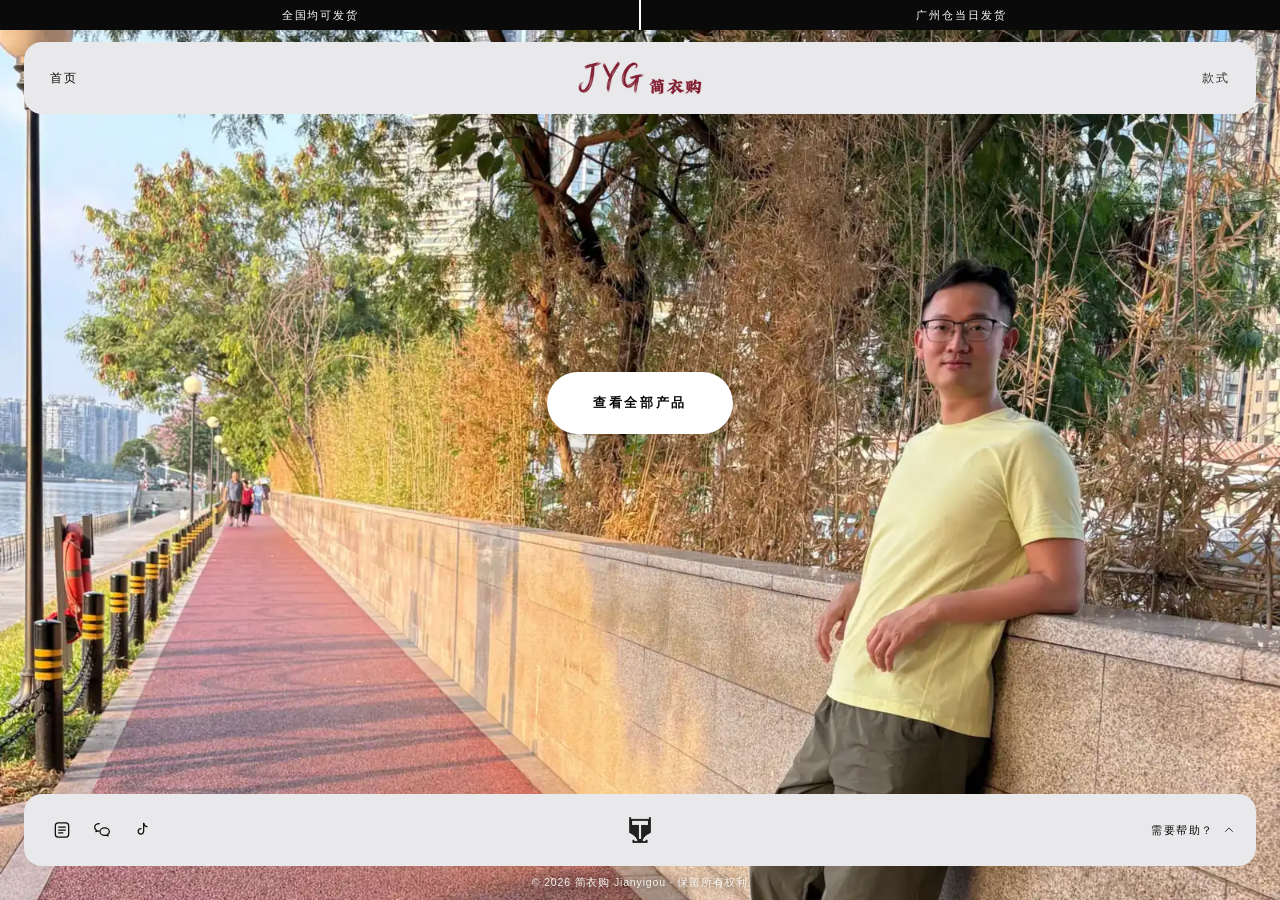
<file: index.html>
﻿<!DOCTYPE html>
<html lang="zh-CN">
  <head>
    <meta charset="utf-8" />
    <meta name="viewport" content="width=device-width, initial-scale=1" />
    <title>简衣购 | 日常穿搭</title>
    <meta
      name="description"
      content="简衣购 Jianyigou，广州时装品牌。全国均可发货，广州仓当日发货。"
    />
    <meta name="theme-color" content="#0a0a0a" />
    <link rel="icon" href="assets/favicon.png" type="image/png" />
    <link rel="apple-touch-icon" href="assets/favicon.png" />
    <link rel="stylesheet" href="assets/site.css?v=9" />

    <meta property="og:type" content="website" />
    <meta property="og:site_name" content="简衣购 Jianyigou" />
    <meta property="og:title" content="简衣购 | 日常穿搭" />
    <meta
      property="og:description"
      content="简衣购 Jianyigou，广州时装品牌。全国均可发货，广州仓当日发货。"
    />
    <meta property="og:image" content="assets/og-cover.jpg" />
    <meta name="twitter:card" content="summary_large_image" />

    <link
      rel="preload"
      as="image"
      href="assets/hero-desktop.webp"
      media="(min-width: 861px)"
    />
    <link
      rel="preload"
      as="image"
      href="assets/hero-mobile.webp"
      media="(max-width: 860px)"
    />

    <script type="application/ld+json">
      {
        "@context": "https://schema.org",
        "@type": "Organization",
        "name": "简衣购",
        "alternateName": "Jianyigou",
        "description": "广州时装品牌，全国均可发货，广州仓当日发货。",
        "sameAs": [
          "https://www.xiaohongshu.com/user/profile/5fe19eaa00000000010099af"
        ]
      }
    </script>
  </head>

  <body class="hero-page">
    <a class="skip" href="#main">跳到主要内容</a>

    <!-- 1. 顶部双格公告 -->
    <div class="notice" role="note" aria-label="站点公告">
      <div class="notice__cell"><span>全国均可发货</span></div>
      <div class="notice__cell"><span>广州仓当日发货</span></div>
    </div>

    <!-- 2. 悬浮胶囊导航 -->
    <header class="site-header">
      <nav class="nav nav--left" aria-label="主导航">
        <a href="index.html" aria-current="page">首页</a>
      </nav>

      <a class="brand" href="index.html" aria-label="简衣购 首页"><img src="assets/logo-header.png" alt="JYG 简衣购" width="182" height="50" decoding="async" /></a>

      <nav class="nav nav--right" aria-label="产品导航">
        <a href="catalog.html">款式</a>
      </nav>
    </header>

    <!-- 3. 满屏 Hero -->
    <main id="main">
      <section class="hero" aria-label="品牌主视觉">
        <h1 class="sr-only">简衣购 — 广州时装</h1>
        <picture class="hero__media">
          <source
            media="(max-width: 860px)"
            srcset="assets/hero-mobile.webp"
            type="image/webp"
          />
          <img
            src="assets/hero-desktop.webp"
            alt="简衣购造型：浅黄色短袖上衣搭配橄榄色工装裤，广州江畔实景"
            width="1600"
            height="1200"
            fetchpriority="high"
            decoding="async"
          />
        </picture>

        <div class="hero__inner">
          <a class="hero__cta" href="catalog.html">查看全部产品</a>
        </div>
      </section>
    </main>

    <!-- 4. 悬浮胶囊页脚 -->
    <footer class="site-footer">
      <div class="footer__bar">
        <div class="socials">
          <a
            class="social"
            href="https://www.xiaohongshu.com/user/profile/5fe19eaa00000000010099af?xsec_token=ABdmPqna0uQbcp-EY29szAEwPRD31u1XGaWKKejBbGXHE%3D&amp;xsec_source=pc_search"
            target="_blank"
            rel="noopener noreferrer"
            aria-label="简衣购 小红书主页"
            title="小红书"
          >
            <svg viewBox="0 0 24 24" fill="none" stroke="currentColor" stroke-width="1.5" stroke-linecap="round" stroke-linejoin="round" aria-hidden="true">
              <rect x="4" y="3.5" width="16" height="17" rx="3.5" />
              <path d="M8 8.5h8M8 12h8M8 15.5h5" />
            </svg>
          </a>

          <a
            class="social"
            href="https://weixin.qq.com/sph/AZYeRLX09"
            target="_blank"
            rel="noopener noreferrer"
            aria-label="简衣购 微信视频号"
            title="微信视频号"
          >
            <svg viewBox="0 0 24 24" fill="none" stroke="currentColor" stroke-width="1.5" stroke-linecap="round" stroke-linejoin="round" aria-hidden="true">
              <path d="M8.8 4.2C5.7 4.2 3.2 6.2 3.2 8.7c0 1.4.8 2.7 2 3.5l-.5 1.8 2-1c.6.2 1.3.3 2 .3" />
              <path d="M15.2 9.4c3.1 0 5.6 2 5.6 4.5 0 1.4-.8 2.7-2 3.5l.5 1.8-2-1c-.6.2-1.3.3-2.1.3-3.1 0-5.6-2-5.6-4.6s2.5-4.5 5.6-4.5z" />
            </svg>
          </a>

          <a
            class="social"
            href="https://www.douyin.com/user/MS4wLjABAAAA7yvzwNQ1ZXdCSwwrTu3CkUqQWHUsR6KmaF4YsTpRo9_riacUnJFEKCS1U-qI0uDf?from_tab_name=main"
            target="_blank"
            rel="noopener noreferrer"
            aria-label="简衣购 抖音主页"
            title="抖音"
          >
            <svg viewBox="0 0 24 24" fill="none" stroke="currentColor" stroke-width="1.5" stroke-linecap="round" stroke-linejoin="round" aria-hidden="true">
              <path d="M14 4v9.6a3.3 3.3 0 1 1-3.1-3.3" />
              <path d="M14 4c.4 2.2 1.9 3.7 4 4" />
            </svg>
          </a>
        </div>

        <a class="monogram" href="index.html" aria-label="简衣购 首页"><img src="assets/logo-mark.png" alt="简衣购" width="78" height="92" decoding="async" /></a>

        <details class="help">
          <summary>
            需要帮助？
            <svg class="help__chevron" viewBox="0 0 24 24" fill="none" stroke="currentColor" stroke-width="1.4" stroke-linecap="round" stroke-linejoin="round" aria-hidden="true">
              <path d="M6 14.5 12 8.5l6 6" />
            </svg>
          </summary>
          <div class="help__panel">
            <a
              class="help__row"
              href="https://www.xiaohongshu.com/user/profile/5fe19eaa00000000010099af?xsec_token=ABdmPqna0uQbcp-EY29szAEwPRD31u1XGaWKKejBbGXHE%3D&amp;xsec_source=pc_search"
              target="_blank"
              rel="noopener noreferrer"
            >
              小红书
              <em>查看主页</em>
            </a>
            <a class="help__row" href="https://weixin.qq.com/sph/AZYeRLX09" target="_blank" rel="noopener noreferrer">微信视频号 <em>查看主页</em></a>
            <a class="help__row" href="https://www.douyin.com/user/MS4wLjABAAAA7yvzwNQ1ZXdCSwwrTu3CkUqQWHUsR6KmaF4YsTpRo9_riacUnJFEKCS1U-qI0uDf?from_tab_name=main" target="_blank" rel="noopener noreferrer">抖音 <em>查看主页</em></a>
            <div class="help__row">发货 <em>广州仓当日发货</em></div>

            <div class="help__qr">
              <span>联系客服 · 微信扫码</span>
              <img src="assets/wechat-qr.webp" alt="简衣购微信客服二维码" width="134" height="134" loading="lazy" />
            </div>
          </div>
        </details>
      </div>
    </footer>

    <p class="copyright">© 2026 简衣购 Jianyigou · 保留所有权利</p>
      <script src="assets/site.js" defer></script>
    <script src="assets/cursor.js" defer></script>
  </body>
</html>
</file>
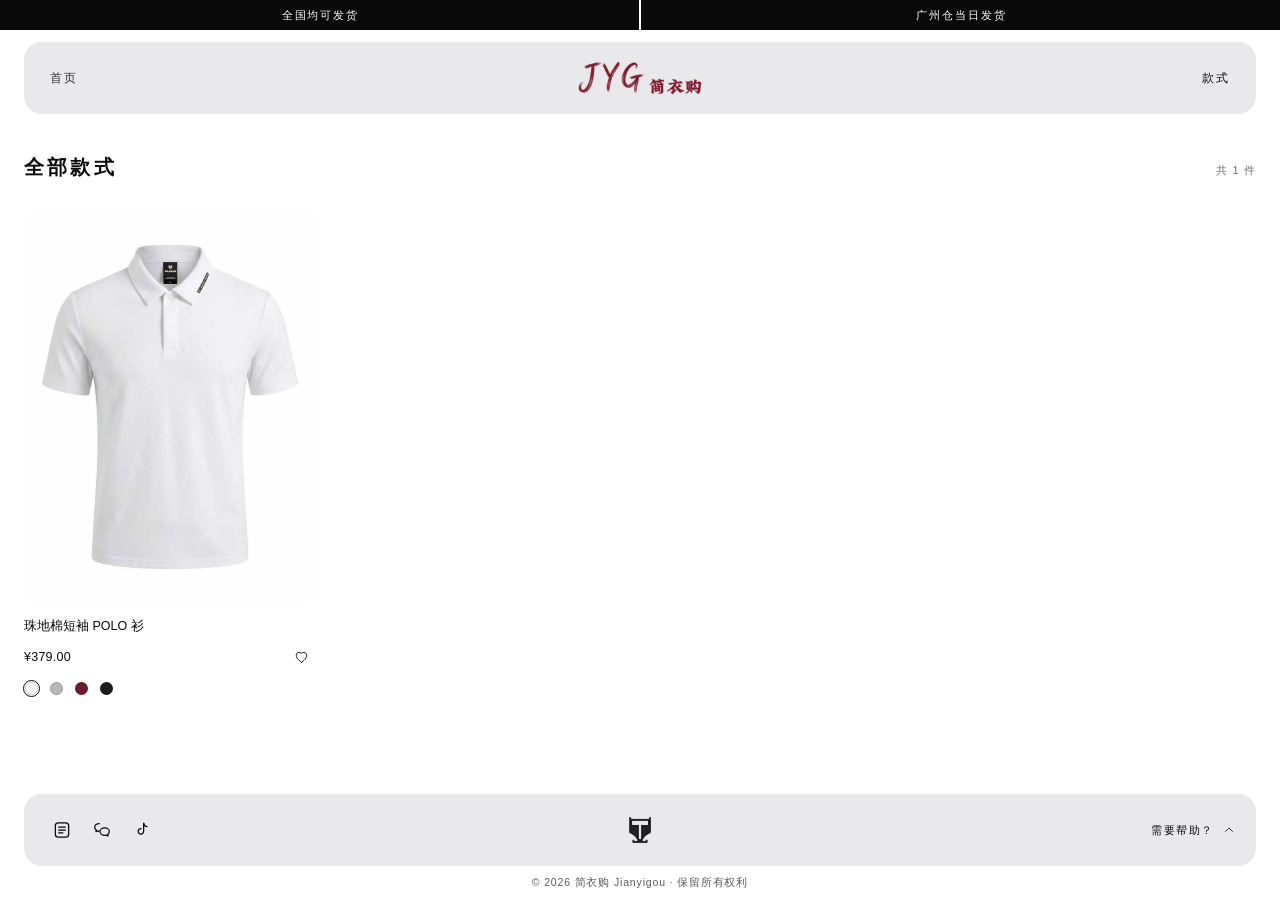
<file: catalog.html>
<!DOCTYPE html>
<html lang="zh-CN">
  <head>
    <meta charset="utf-8" />
    <meta name="viewport" content="width=device-width, initial-scale=1" />
    <title>款式｜简衣购</title>
    <meta name="description" content="简衣购全部款式，广州包邮发货，全国均可送达。" />
    <meta name="theme-color" content="#0a0a0a" />
    <link rel="icon" href="assets/favicon.png" type="image/png" />
    <link rel="apple-touch-icon" href="assets/favicon.png" />
    <link rel="stylesheet" href="assets/site.css?v=9" />
  </head>

  <body>
    <a class="skip" href="#main">跳到主要内容</a>

    <!-- 1. 顶部双格公告 -->
    <div class="notice" role="note" aria-label="站点公告">
      <div class="notice__cell"><span>全国均可发货</span></div>
      <div class="notice__cell"><span>广州仓当日发货</span></div>
    </div>

    <header class="site-header">
      <nav class="nav nav--left" aria-label="主导航">
        <a href="index.html">首页</a>
      </nav>

      <a class="brand" href="index.html" aria-label="简衣购 首页"><img src="assets/logo-header.png" alt="JYG 简衣购" width="182" height="50" decoding="async" /></a>

      <nav class="nav nav--right" aria-label="产品导航">
        <a href="catalog.html" aria-current="page">款式</a>
      </nav>
    </header>

    <main id="main" class="catalog">
      <div class="catalog__head">
        <h1 class="catalog__title">全部款式</h1>
        <p class="catalog__count">共 1 件</p>
      </div>

      <div class="grid">
        <article class="card">
          <a class="card__media" href="product.html" aria-label="珠地棉短袖 POLO 衫">
            <img src="assets/product/polo-white.webp" alt="珠地棉短袖 POLO 衫 白色" width="900" height="1204" loading="lazy" />
          </a>

          <a class="card__name" href="product.html">珠地棉短袖 POLO 衫</a>

          <div class="card__meta">
            <span class="card__price">¥379.00</span>
            <button class="card__fav" type="button" aria-label="收藏珠地棉短袖 POLO 衫" aria-pressed="false">
              <svg viewBox="0 0 24 24" aria-hidden="true" stroke-linecap="round" stroke-linejoin="round">
                <path d="M12 20.2s-7.4-4.7-7.4-9.6A4.2 4.2 0 0 1 12 7.6a4.2 4.2 0 0 1 7.4 3c0 4.9-7.4 9.6-7.4 9.6z" />
              </svg>
            </button>
          </div>
          <div class="card__colors" role="group" aria-label="珠地棉短袖 POLO 衫 可选颜色">
            <button class="dot" type="button" data-img="assets/product/polo-white.webp" data-alt="珠地棉短袖 POLO 衫 白色" style="background:#f7f7f5" aria-label="白" aria-pressed="true"></button>
            <button class="dot" type="button" data-img="assets/product/polo-grey.webp" data-alt="珠地棉短袖 POLO 衫 灰色" style="background:#b7b7b7" aria-label="灰" aria-pressed="false"></button>
            <button class="dot" type="button" data-img="assets/product/polo-wine.webp" data-alt="珠地棉短袖 POLO 衫 酒红" style="background:#6d1b2e" aria-label="酒红" aria-pressed="false"></button>
            <button class="dot" type="button" data-img="assets/product/polo-black.webp" data-alt="珠地棉短袖 POLO 衫 黑色" style="background:#1b1b1b" aria-label="黑" aria-pressed="false"></button>
          </div>
        </article>
      </div>
    </main>

    <footer class="site-footer">
      <div class="footer__bar">
        <div class="socials">
          <a
            class="social"
            href="https://www.xiaohongshu.com/user/profile/5fe19eaa00000000010099af?xsec_token=ABdmPqna0uQbcp-EY29szAEwPRD31u1XGaWKKejBbGXHE%3D&amp;xsec_source=pc_search"
            target="_blank"
            rel="noopener noreferrer"
            aria-label="简衣购 小红书主页"
            title="小红书"
          >
            <svg viewBox="0 0 24 24" fill="none" stroke="currentColor" stroke-width="1.5" stroke-linecap="round" stroke-linejoin="round" aria-hidden="true">
              <rect x="4" y="3.5" width="16" height="17" rx="3.5" />
              <path d="M8 8.5h8M8 12h8M8 15.5h5" />
            </svg>
          </a>

          <a
            class="social"
            href="https://weixin.qq.com/sph/AZYeRLX09"
            target="_blank"
            rel="noopener noreferrer"
            aria-label="简衣购 微信视频号"
            title="微信视频号"
          >
            <svg viewBox="0 0 24 24" fill="none" stroke="currentColor" stroke-width="1.5" stroke-linecap="round" stroke-linejoin="round" aria-hidden="true">
              <path d="M8.8 4.2C5.7 4.2 3.2 6.2 3.2 8.7c0 1.4.8 2.7 2 3.5l-.5 1.8 2-1c.6.2 1.3.3 2 .3" />
              <path d="M15.2 9.4c3.1 0 5.6 2 5.6 4.5 0 1.4-.8 2.7-2 3.5l.5 1.8-2-1c-.6.2-1.3.3-2.1.3-3.1 0-5.6-2-5.6-4.6s2.5-4.5 5.6-4.5z" />
            </svg>
          </a>

          <a
            class="social"
            href="https://www.douyin.com/user/MS4wLjABAAAA7yvzwNQ1ZXdCSwwrTu3CkUqQWHUsR6KmaF4YsTpRo9_riacUnJFEKCS1U-qI0uDf?from_tab_name=main"
            target="_blank"
            rel="noopener noreferrer"
            aria-label="简衣购 抖音主页"
            title="抖音"
          >
            <svg viewBox="0 0 24 24" fill="none" stroke="currentColor" stroke-width="1.5" stroke-linecap="round" stroke-linejoin="round" aria-hidden="true">
              <path d="M14 4v9.6a3.3 3.3 0 1 1-3.1-3.3" />
              <path d="M14 4c.4 2.2 1.9 3.7 4 4" />
            </svg>
          </a>
        </div>

        <a class="monogram" href="index.html" aria-label="简衣购 首页"><img src="assets/logo-mark.png" alt="简衣购" width="78" height="92" decoding="async" /></a>

        <details class="help">
          <summary>
            需要帮助？
            <svg class="help__chevron" viewBox="0 0 24 24" fill="none" stroke="currentColor" stroke-width="1.4" stroke-linecap="round" stroke-linejoin="round" aria-hidden="true">
              <path d="M6 14.5 12 8.5l6 6" />
            </svg>
          </summary>
          <div class="help__panel">
            <a
              class="help__row"
              href="https://www.xiaohongshu.com/user/profile/5fe19eaa00000000010099af?xsec_token=ABdmPqna0uQbcp-EY29szAEwPRD31u1XGaWKKejBbGXHE%3D&amp;xsec_source=pc_search"
              target="_blank"
              rel="noopener noreferrer"
            >
              小红书
              <em>查看主页</em>
            </a>
            <a class="help__row" href="https://weixin.qq.com/sph/AZYeRLX09" target="_blank" rel="noopener noreferrer">
              微信视频号
              <em>查看主页</em>
            </a>
            <a class="help__row" href="https://www.douyin.com/user/MS4wLjABAAAA7yvzwNQ1ZXdCSwwrTu3CkUqQWHUsR6KmaF4YsTpRo9_riacUnJFEKCS1U-qI0uDf?from_tab_name=main" target="_blank" rel="noopener noreferrer">
              抖音
              <em>查看主页</em>
            </a>
            <div class="help__row">发货 <em>广州仓当日发货</em></div>

            <div class="help__qr">
              <span>联系客服 · 微信扫码</span>
              <img src="assets/wechat-qr.webp" alt="简衣购微信客服二维码" width="134" height="134" loading="lazy" />
            </div>
          </div>
        </details>
      </div>
    </footer>

    <p class="copyright">© 2026 简衣购 Jianyigou · 保留所有权利</p>

    <script src="assets/site.js" defer></script>
    <script src="assets/cursor.js" defer></script>
  </body>
</html>
</file>
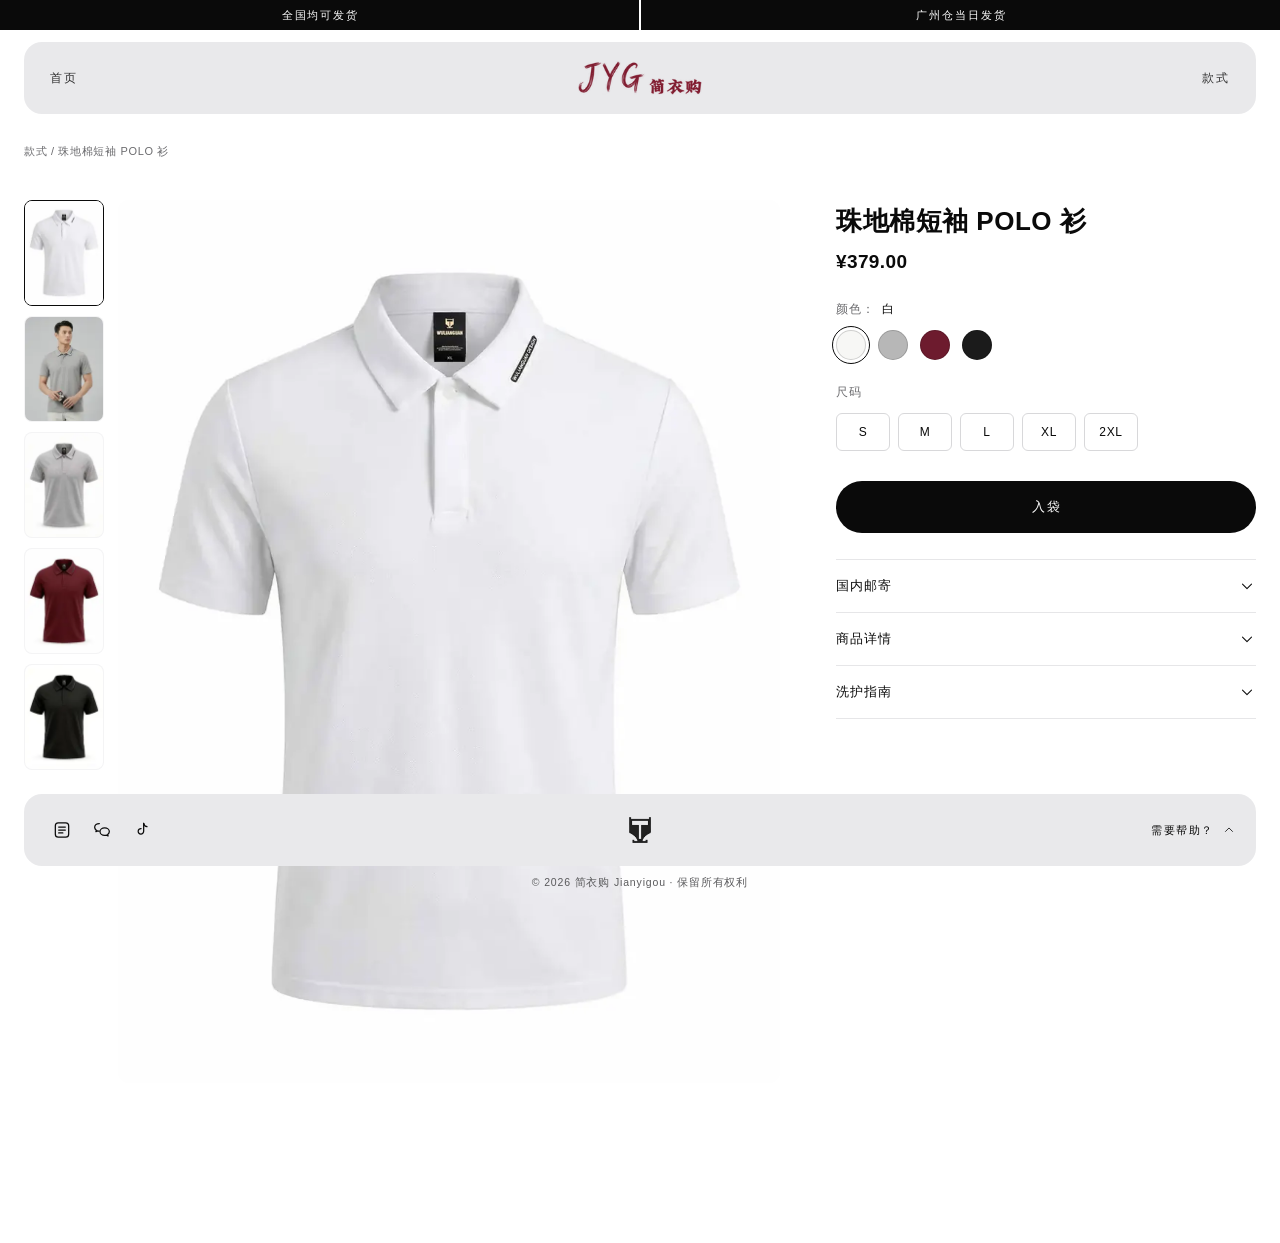
<file: product.html>
<!DOCTYPE html>
<html lang="zh-CN">
  <head>
    <meta charset="utf-8" />
    <meta name="viewport" content="width=device-width, initial-scale=1" />
    <title>珠地棉短袖 POLO 衫｜简衣购</title>
    <meta name="description" content="简衣购珠地棉短袖 POLO 衫，广州包邮发货，全国均可送达，预计配送时效 2-4 日。" />
    <meta name="theme-color" content="#0a0a0a" />
    <link rel="icon" href="assets/favicon.png" type="image/png" />
    <link rel="apple-touch-icon" href="assets/favicon.png" />
    <link rel="stylesheet" href="assets/site.css?v=9" />
  </head>

  <body>
    <a class="skip" href="#main">跳到主要内容</a>

    <!-- 1. 顶部双格公告 -->
    <div class="notice" role="note" aria-label="站点公告">
      <div class="notice__cell"><span>全国均可发货</span></div>
      <div class="notice__cell"><span>广州仓当日发货</span></div>
    </div>

    <header class="site-header">
      <nav class="nav nav--left" aria-label="主导航">
        <a href="index.html">首页</a>
      </nav>

      <a class="brand" href="index.html" aria-label="简衣购 首页"><img src="assets/logo-header.png" alt="JYG 简衣购" width="182" height="50" decoding="async" /></a>

      <nav class="nav nav--right" aria-label="产品导航">
        <a href="catalog.html">款式</a>
      </nav>
    </header>

    <main id="main" class="pdp">
      <p class="pdp__crumb"><a href="catalog.html">款式</a> / 珠地棉短袖 POLO 衫</p>

      <!-- 左：图片 -->
      <div class="pdp__gallery">
        <div class="pdp__thumbs" role="tablist" aria-label="商品图片">
          <button class="pdp__thumb" type="button" role="tab" aria-selected="true" data-img="assets/product/polo-white.webp" data-alt="白色珠地棉短袖 POLO 衫正面">
            <img src="assets/product/t/polo-white.webp" alt="白色款缩略图" width="76" height="101" loading="lazy" />
          </button>
          <button class="pdp__thumb" type="button" role="tab" aria-selected="false" data-img="assets/product/polo-model.webp" data-alt="灰色珠地棉短袖 POLO 衫模特上身">
            <img src="assets/product/t/polo-model.webp" alt="模特上身缩略图" width="76" height="101" loading="lazy" />
          </button>
          <button class="pdp__thumb" type="button" role="tab" aria-selected="false" data-img="assets/product/polo-grey.webp" data-alt="灰色珠地棉短袖 POLO 衫正面">
            <img src="assets/product/t/polo-grey.webp" alt="灰色款缩略图" width="76" height="101" loading="lazy" />
          </button>
          <button class="pdp__thumb" type="button" role="tab" aria-selected="false" data-img="assets/product/polo-wine.webp" data-alt="酒红色珠地棉短袖 POLO 衫正面">
            <img src="assets/product/t/polo-wine.webp" alt="酒红色款缩略图" width="76" height="101" loading="lazy" />
          </button>
          <button class="pdp__thumb" type="button" role="tab" aria-selected="false" data-img="assets/product/polo-black.webp" data-alt="黑色珠地棉短袖 POLO 衫正面">
            <img src="assets/product/t/polo-black.webp" alt="黑色款缩略图" width="76" height="101" loading="lazy" />
          </button>
        </div>

        <div class="pdp__stage">
          <img id="pdp-main" fetchpriority="high" decoding="async" src="assets/product/polo-white.webp" alt="白色珠地棉短袖 POLO 衫正面" width="900" height="1204" />
        </div>
      </div>

      <!-- 右：信息（占位数据：标题 / 价格 / 尺码待确认） -->
      <div class="pdp__info">
        <h1 class="pdp__title">珠地棉短袖 POLO 衫</h1>
        <p class="pdp__price">¥379.00</p>

        <div class="pdp__block">
          <div class="pdp__label">颜色：<b id="pdp-color-name">白</b></div>
          <div class="swatches" role="group" aria-label="选择颜色">
            <button class="swatch" type="button" data-img="assets/product/polo-white.webp" data-name="白" data-alt="白色珠地棉短袖 POLO 衫正面" style="background:#f7f7f5" aria-label="白" aria-pressed="true"></button>
            <button class="swatch" type="button" data-img="assets/product/polo-grey.webp" data-name="灰" data-alt="灰色珠地棉短袖 POLO 衫正面" style="background:#b7b7b7" aria-label="灰" aria-pressed="false"></button>
            <button class="swatch" type="button" data-img="assets/product/polo-wine.webp" data-name="酒红" data-alt="酒红色珠地棉短袖 POLO 衫正面" style="background:#6d1b2e" aria-label="酒红" aria-pressed="false"></button>
            <button class="swatch" type="button" data-img="assets/product/polo-black.webp" data-name="黑" data-alt="黑色珠地棉短袖 POLO 衫正面" style="background:#1b1b1b" aria-label="黑" aria-pressed="false"></button>
          </div>
        </div>

        <div class="pdp__block">
          <div class="pdp__label">尺码</div>
          <div class="sizes" role="group" aria-label="选择尺码">
            <button class="size" type="button" aria-pressed="false">S</button>
            <button class="size" type="button" aria-pressed="false">M</button>
            <button class="size" type="button" aria-pressed="false">L</button>
            <button class="size" type="button" aria-pressed="false">XL</button>
            <button class="size" type="button" aria-pressed="false">2XL</button>
          </div>
        </div>

        <button class="pdp__bag" id="pdp-bag" type="button">入袋</button>

        <div class="pdp__acc">
          <!-- 国内邮寄 -->
          <details class="acc">
            <summary>
              国内邮寄
              <svg class="acc__chevron" viewBox="0 0 24 24" fill="none" stroke="currentColor" stroke-width="1.4" stroke-linecap="round" stroke-linejoin="round" aria-hidden="true"><path d="M6 9.5 12 15.5l6-6" /></svg>
            </summary>
            <div class="acc__body">
              <details class="sub">
                <summary>
                  <svg class="ico" viewBox="0 0 24 24" aria-hidden="true"><path d="M2.5 7.5h10v8h-10z" /><path d="M12.5 10.5h4l3.5 3.2v1.8h-3.5" /><circle cx="6.5" cy="17.5" r="1.6" /><circle cx="16.5" cy="17.5" r="1.6" /></svg>
                  配送
                  <svg class="chev" viewBox="0 0 24 24" aria-hidden="true"><path d="M9 5l7 7-7 7" /></svg>
                </summary>
                <div class="sub__box">
                  <p>广州包邮发货，全国均可送达。</p>
                  <p>预计配送时效：2–4 日</p>
                </div>
              </details>

              <details class="sub">
                <summary>
                  <svg class="ico" viewBox="0 0 24 24" aria-hidden="true"><path d="M6 3.5h8.5L19 8v12.5H6z" /><path d="M14 3.5V8h5" /><path d="M9 12.5h7M9 16h5" /></svg>
                  退货政策
                  <svg class="chev" viewBox="0 0 24 24" aria-hidden="true"><path d="M9 5l7 7-7 7" /></svg>
                </summary>
                <div class="sub__box">
                  <h4>退货和退款指南</h4>
                  <p>很抱歉简衣购的衣服没能合适您。请您确认想要退货的商品符合以下简衣购退货规则。</p>
                  <h4>退货邮寄费用</h4>
                  <p>运费由您自行承担。请自行选择您偏好的快递公司将包裹寄回广州仓库。</p>
                  <h4>退货时长</h4>
                  <p>您需要在收到订单中的所有购买商品之日起 7 天内提交退货请求。您的退货包裹必须在提交退货请求之日起 7 天内寄出。</p>
                  <p>所有商品必须未穿着且保持原状，配件齐全、未经使用/洗涤/修改/损坏、无异味、无污染，并完整保留吊牌、洗唛和包装等且不影响二次销售。</p>
                </div>
              </details>
            </div>
          </details>

          <!-- 商品详情 -->
          <details class="acc">
            <summary>
              商品详情
              <svg class="acc__chevron" viewBox="0 0 24 24" fill="none" stroke="currentColor" stroke-width="1.4" stroke-linecap="round" stroke-linejoin="round" aria-hidden="true"><path d="M6 9.5 12 15.5l6-6" /></svg>
            </summary>
            <div class="acc__body acc__body--box spec">
              <h3>材质说明</h3>
              <ul>
                <li>面料：珠地网眼针织
                  <ul>
                    <li>成分：以实物吊牌标注为准</li>
                  </ul>
                </li>
              </ul>

              <h3>款式说明</h3>
              <ul>
                <li>版型类型：常规</li>
                <li>领型：翻领</li>
                <li>门襟：单粒扣</li>
                <li>袖长：短袖</li>
                <li>长度：常规</li>
                <li>口袋：无</li>
              </ul>

              <h3><span class="hl">设计信息</span></h3>
              <ul>
                <li>场合：日常休闲</li>
                <li>图案类型：纯色</li>
                <li>服装细节：领口撞色织带、平下摆</li>
              </ul>
            </div>
          </details>

          <!-- 洗护指南 -->
          <details class="acc">
            <summary>
              洗护指南
              <svg class="acc__chevron" viewBox="0 0 24 24" fill="none" stroke="currentColor" stroke-width="1.4" stroke-linecap="round" stroke-linejoin="round" aria-hidden="true"><path d="M6 9.5 12 15.5l6-6" /></svg>
            </summary>
            <div class="acc__body acc__body--box">
              <h3 class="spec__h">洗涤说明</h3>
              <ul class="care">
                <li>
                  <svg viewBox="0 0 24 24" aria-hidden="true"><path d="M3 6h18v9a3 3 0 0 1-3 3H6a3 3 0 0 1-3-3V6z" /><text x="12" y="13.6" text-anchor="middle" font-size="6.5" fill="currentColor" stroke="none" font-family="Arial, sans-serif">30</text><path d="M3 6h18" /></svg>
                  30℃ 水洗
                </li>
                <li>
                  <svg viewBox="0 0 24 24" aria-hidden="true"><path d="M12 3.6 21 19.4H3z" /><path d="M9.2 9.6l5.6 5.6M14.8 9.6l-5.6 5.6" /></svg>
                  不要漂白
                </li>
                <li>
                  <svg viewBox="0 0 24 24" aria-hidden="true"><circle cx="12" cy="12" r="8.4" /><rect x="8.8" y="8.8" width="6.4" height="6.4" rx="1.2" /></svg>
                  轻柔烘干
                </li>
                <li>
                  <svg viewBox="0 0 24 24" aria-hidden="true"><path d="M3 16.5h18v-2.8a5.6 5.6 0 0 0-5.6-5.6H8.8A5.8 5.8 0 0 0 3 13.9v2.6z" /><path d="M6.5 8.1h7.2" /><path d="M8.4 12.2l7 4M15.4 12.2l-7 4" /></svg>
                  请勿熨烫
                </li>
                <li>
                  <svg viewBox="0 0 24 24" aria-hidden="true"><circle cx="12" cy="12" r="8.4" /><path d="M8.6 8.6l6.8 6.8M15.4 8.6l-6.8 6.8" /></svg>
                  不可干洗
                </li>
              </ul>

              <h3 class="spec__h">额外说明</h3>
              <p class="care-note">与同类颜色一起洗涤</p>
            </div>
          </details>
        </div>
      </div>
    </main>

    <footer class="site-footer">
      <div class="footer__bar">
        <div class="socials">
          <a
            class="social"
            href="https://www.xiaohongshu.com/user/profile/5fe19eaa00000000010099af?xsec_token=ABdmPqna0uQbcp-EY29szAEwPRD31u1XGaWKKejBbGXHE%3D&amp;xsec_source=pc_search"
            target="_blank"
            rel="noopener noreferrer"
            aria-label="简衣购 小红书主页"
            title="小红书"
          >
            <svg viewBox="0 0 24 24" fill="none" stroke="currentColor" stroke-width="1.5" stroke-linecap="round" stroke-linejoin="round" aria-hidden="true">
              <rect x="4" y="3.5" width="16" height="17" rx="3.5" />
              <path d="M8 8.5h8M8 12h8M8 15.5h5" />
            </svg>
          </a>

          <a
            class="social"
            href="https://weixin.qq.com/sph/AZYeRLX09"
            target="_blank"
            rel="noopener noreferrer"
            aria-label="简衣购 微信视频号"
            title="微信视频号"
          >
            <svg viewBox="0 0 24 24" fill="none" stroke="currentColor" stroke-width="1.5" stroke-linecap="round" stroke-linejoin="round" aria-hidden="true">
              <path d="M8.8 4.2C5.7 4.2 3.2 6.2 3.2 8.7c0 1.4.8 2.7 2 3.5l-.5 1.8 2-1c.6.2 1.3.3 2 .3" />
              <path d="M15.2 9.4c3.1 0 5.6 2 5.6 4.5 0 1.4-.8 2.7-2 3.5l.5 1.8-2-1c-.6.2-1.3.3-2.1.3-3.1 0-5.6-2-5.6-4.6s2.5-4.5 5.6-4.5z" />
            </svg>
          </a>

          <a
            class="social"
            href="https://www.douyin.com/user/MS4wLjABAAAA7yvzwNQ1ZXdCSwwrTu3CkUqQWHUsR6KmaF4YsTpRo9_riacUnJFEKCS1U-qI0uDf?from_tab_name=main"
            target="_blank"
            rel="noopener noreferrer"
            aria-label="简衣购 抖音主页"
            title="抖音"
          >
            <svg viewBox="0 0 24 24" fill="none" stroke="currentColor" stroke-width="1.5" stroke-linecap="round" stroke-linejoin="round" aria-hidden="true">
              <path d="M14 4v9.6a3.3 3.3 0 1 1-3.1-3.3" />
              <path d="M14 4c.4 2.2 1.9 3.7 4 4" />
            </svg>
          </a>
        </div>

        <a class="monogram" href="index.html" aria-label="简衣购 首页"><img src="assets/logo-mark.png" alt="简衣购" width="78" height="92" decoding="async" /></a>

        <details class="help">
          <summary>
            需要帮助？
            <svg class="help__chevron" viewBox="0 0 24 24" fill="none" stroke="currentColor" stroke-width="1.4" stroke-linecap="round" stroke-linejoin="round" aria-hidden="true">
              <path d="M6 14.5 12 8.5l6 6" />
            </svg>
          </summary>
          <div class="help__panel">
            <a
              class="help__row"
              href="https://www.xiaohongshu.com/user/profile/5fe19eaa00000000010099af?xsec_token=ABdmPqna0uQbcp-EY29szAEwPRD31u1XGaWKKejBbGXHE%3D&amp;xsec_source=pc_search"
              target="_blank"
              rel="noopener noreferrer"
            >
              小红书
              <em>查看主页</em>
            </a>
            <a class="help__row" href="https://weixin.qq.com/sph/AZYeRLX09" target="_blank" rel="noopener noreferrer">
              微信视频号
              <em>查看主页</em>
            </a>
            <a class="help__row" href="https://www.douyin.com/user/MS4wLjABAAAA7yvzwNQ1ZXdCSwwrTu3CkUqQWHUsR6KmaF4YsTpRo9_riacUnJFEKCS1U-qI0uDf?from_tab_name=main" target="_blank" rel="noopener noreferrer">
              抖音
              <em>查看主页</em>
            </a>
            <div class="help__row">发货 <em>广州仓当日发货</em></div>

            <div class="help__qr">
              <span>联系客服 · 微信扫码</span>
              <img src="assets/wechat-qr.webp" alt="简衣购微信客服二维码" width="134" height="134" loading="lazy" />
            </div>
          </div>
        </details>
      </div>
    </footer>

    <p class="copyright">© 2026 简衣购 Jianyigou · 保留所有权利</p>

    <div class="bag-toast" id="bag-toast" role="status" aria-live="polite"></div>

    <script src="assets/site.js" defer></script>
    <script src="assets/cursor.js" defer></script>
    <script src="assets/product.js" defer></script>
  </body>
</html>
</file>
<file: assets/site.css>
/*
 ============================================================
   简衣购 Jianyigou — 站点样式
   结构参考：shopavenor.com（公告跑马灯 / 悬浮胶囊导航 /
   满屏 Hero / 悬浮胶囊页脚）
   ============================================================ */

:root {
  --ink: #0a0a0a;
  --paper: #ffffff;
  --pill: #e9e9eb;
  --muted: #6b6b6e;

  --bar-h: 30px;
  --header-top: 42px;
  --header-h: 72px;
  --footer-h: 72px;
  --gutter: 24px;
  --radius: 18px;

  --font: "Helvetica Neue", Helvetica, Arial, "PingFang SC",
    "HarmonyOS Sans SC", "Microsoft YaHei", "Hiragino Sans GB", sans-serif;
}

* {
  box-sizing: border-box;
}

html,
body {
  margin: 0;
  padding: 0;
}

body {
  background: var(--paper);
  color: var(--ink);
  font-family: var(--font);
  -webkit-font-smoothing: antialiased;
  text-rendering: optimizeLegibility;
}

a {
  color: inherit;
}

img {
  max-width: 100%;
}

.sr-only {
  position: absolute;
  width: 1px;
  height: 1px;
  margin: -1px;
  padding: 0;
  overflow: hidden;
  clip: rect(0 0 0 0);
  white-space: nowrap;
  border: 0;
}

.skip {
  position: fixed;
  top: 8px;
  left: 8px;
  z-index: 200;
  padding: 10px 16px;
  border-radius: 999px;
  background: var(--ink);
  color: #fff;
  font-size: 12px;
  text-decoration: none;
  transform: translateY(-200%);
  transition: transform 0.2s ease;
}

.skip:focus-visible {
  transform: translateY(0);
}

:focus-visible {
  outline: 2px solid #0a0a0a;
  outline-offset: 3px;
}

/* ---------- 1. 顶部双格公告 ---------- */

.notice {
  position: fixed;
  inset: 0 0 auto 0;
  height: var(--bar-h);
  z-index: 60;
  display: grid;
  grid-template-columns: 1fr 1fr;
  gap: 2px;
  background: var(--paper);
}

.notice__cell {
  display: grid;
  place-items: center;
  background: var(--ink);
  color: #fff;
  font-size: 11px;
  line-height: 1;
  letter-spacing: 0.18em;
  /* 抵消字距造成的右侧留白，让文字真正居中 */
  text-indent: 0.18em;
}

/* ---------- 2. 悬浮胶囊导航 ---------- */

.site-header {
  position: fixed;
  top: var(--header-top);
  left: var(--gutter);
  right: var(--gutter);
  height: var(--header-h);
  z-index: 50;
  display: grid;
  grid-template-columns: 1fr auto 1fr;
  align-items: center;
  padding: 0 26px;
  background: var(--pill);
  border-radius: var(--radius);
}

.nav {
  display: flex;
  align-items: center;
  gap: 28px;
}

.nav a {
  padding: 6px 0;
  font-size: 12px;
  line-height: 1;
  letter-spacing: 0.16em;
  text-decoration: none;
  color: var(--ink);
  opacity: 0.82;
  transition: opacity 0.2s ease;
}

.nav a:hover,
.nav a[aria-current="page"] {
  opacity: 1;
}

.nav--right {
  justify-content: flex-end;
}

.brand {
  justify-self: center;
  display: flex;
  align-items: center;
  text-decoration: none;
}

.brand img {
  display: block;
  height: 34px;
  width: auto;
}

/* ---------- 3. 满屏 Hero ---------- */

.hero {
  position: relative;
  /* 照片从公告条下沿开始，导航条浮在照片之上 */
  margin-top: var(--bar-h);
  height: calc(100dvh - var(--bar-h));
  min-height: 520px;
  overflow: hidden;
  background: #2a2320;
}

.hero__media,
.hero__media img {
  display: block;
  width: 100%;
  height: 100%;
}

.hero__media img {
  object-fit: cover;
  object-position: 50% 100%;
}

.hero__inner {
  position: absolute;
  inset: 0;
  display: grid;
  place-items: center;
  padding-bottom: calc(var(--footer-h) + 52px);
}

.hero__cta {
  display: inline-flex;
  align-items: center;
  justify-content: center;
  height: 62px;
  padding: 0 46px;
  border-radius: 999px;
  background: #fff;
  color: var(--ink);
  font-size: 13px;
  font-weight: 600;
  letter-spacing: 0.2em;
  text-decoration: none;
  box-shadow: 0 12px 34px rgba(0, 0, 0, 0.14);
  transition: background 0.28s ease, color 0.28s ease, transform 0.28s ease;
}

.hero__cta:hover {
  background: var(--ink);
  color: #fff;
  transform: translateY(-2px);
}

/* ---------- 4. 悬浮胶囊页脚 ---------- */

.site-footer {
  position: fixed;
  left: var(--gutter);
  right: var(--gutter);
  bottom: 34px;
  z-index: 45;
}

.footer__bar {
  position: relative;
  display: grid;
  grid-template-columns: 1fr auto 1fr;
  align-items: center;
  height: var(--footer-h);
  padding: 0 20px;
  background: var(--pill);
  border-radius: var(--radius);
}

.socials {
  display: flex;
  align-items: center;
  gap: 4px;
}

.social {
  display: grid;
  place-items: center;
  width: 36px;
  height: 36px;
  border: 0;
  border-radius: 50%;
  background: none;
  color: var(--ink);
  text-decoration: none;
  cursor: pointer;
  transition: background 0.2s ease, opacity 0.2s ease;
}

.social svg {
  width: 20px;
  height: 20px;
}

.social:hover {
  background: rgba(10, 10, 10, 0.08);
}

.social--off {
  opacity: 0.4;
  cursor: default;
}

.social--off:hover {
  background: none;
}

.monogram {
  justify-self: center;
  display: flex;
  align-items: center;
  text-decoration: none;
}

.monogram img {
  display: block;
  height: 26px;
  width: auto;
}

.help {
  justify-self: end;
  position: relative;
}

.help > summary {
  display: flex;
  align-items: center;
  gap: 8px;
  padding: 8px 0 8px 10px;
  font-size: 11px;
  letter-spacing: 0.14em;
  list-style: none;
  cursor: pointer;
}

.help > summary::-webkit-details-marker {
  display: none;
}

.help__chevron {
  width: 14px;
  height: 14px;
  transition: transform 0.25s ease;
}

.help[open] .help__chevron {
  transform: rotate(180deg);
}

.help__panel {
  position: absolute;
  right: 0;
  bottom: calc(100% + 14px);
  width: 252px;
  padding: 8px;
  background: #fff;
  border-radius: 14px;
  box-shadow: 0 20px 44px rgba(0, 0, 0, 0.16);
}

.help__row {
  display: flex;
  align-items: center;
  justify-content: space-between;
  gap: 12px;
  padding: 11px 12px;
  border-radius: 10px;
  font-size: 12px;
  letter-spacing: 0.04em;
  text-decoration: none;
  color: var(--ink);
}

a.help__row:hover {
  background: #f4f4f5;
}

.help__row em {
  font-style: normal;
  font-size: 11px;
  letter-spacing: 0.06em;
  color: var(--muted);
}

.copyright {
  position: fixed;
  left: 0;
  right: 0;
  bottom: 10px;
  z-index: 44;
  margin: 0;
  text-align: center;
  font-size: 10.5px;
  letter-spacing: 0.08em;
  color: #5a5a5c;
}

/* 版权行压在照片上时转为浅色，保证可读 */
.hero-page .copyright {
  color: rgba(255, 255, 255, 0.9);
  text-shadow: 0 1px 8px rgba(0, 0, 0, 0.5);
}

/* ---------- 目录页（占位） ---------- */

.page {
  margin-top: calc(var(--bar-h) + 12px + var(--header-h));
  min-height: calc(100dvh - var(--bar-h) - 12px - var(--header-h) - 120px);
  display: grid;
  place-items: center;
  padding: 64px 24px 180px;
  text-align: center;
}

.page__eyebrow {
  margin: 0 0 18px;
  font-size: 11px;
  letter-spacing: 0.3em;
  color: var(--muted);
}

.page__title {
  margin: 0 0 16px;
  font-size: clamp(28px, 5vw, 46px);
  font-weight: 700;
  letter-spacing: 0.12em;
}

.page__text {
  margin: 0 auto 34px;
  max-width: 34em;
  font-size: 14px;
  line-height: 2;
  color: #3d3d40;
}

.page__back {
  display: inline-flex;
  align-items: center;
  height: 50px;
  padding: 0 34px;
  border-radius: 999px;
  background: var(--ink);
  color: #fff;
  font-size: 12px;
  letter-spacing: 0.2em;
  text-decoration: none;
  transition: opacity 0.25s ease;
}

.page__back:hover {
  opacity: 0.82;
}

/* ---------- 响应式 ---------- */

@media (max-width: 860px) {
  :root {
    --bar-h: 26px;
    --header-top: 34px;
    --header-h: 58px;
    --footer-h: 58px;
    --gutter: 12px;
    --radius: 14px;
  }

  .notice__cell {
    font-size: 10px;
    letter-spacing: 0.1em;
    text-indent: 0.1em;
  }

  .site-header {
    padding: 0 16px;
  }

  .nav {
    gap: 16px;
  }

  .nav a {
    font-size: 11px;
    letter-spacing: 0.1em;
  }

  .brand img {
    height: 26px;
  }

  .hero {
    margin-top: var(--bar-h);
    height: calc(100dvh - var(--bar-h));
    min-height: 480px;
  }

  .hero__media img {
    object-position: 60% 50%;
  }

  /* 移动端：按钮下移，避免压住人物面部 */
  .hero__inner {
    align-items: end;
    padding-bottom: calc(var(--footer-h) + 44px);
  }

  .hero__cta {
    height: 52px;
    padding: 0 32px;
    font-size: 12px;
    letter-spacing: 0.16em;
  }

  .site-footer {
    bottom: 26px;
  }

  .footer__bar {
    padding: 0 10px;
  }

  .social {
    width: 32px;
    height: 32px;
  }

  .social svg {
    width: 18px;
    height: 18px;
  }

  .monogram img {
    height: 18px;
  }

  .help > summary {
    gap: 5px;
    font-size: 10px;
    letter-spacing: 0.08em;
  }

  .help__panel {
    width: 226px;
  }

  .copyright {
    bottom: 7px;
    font-size: 9.5px;
  }

  .page {
    padding-bottom: 150px;
  }
}

@media (max-width: 380px) {
  .nav--left {
    gap: 0;
  }

  .nav a {
    font-size: 10px;
  }
}

@media (prefers-reduced-motion: reduce) {

  .hero__cta,
  .help__chevron {
    transition: none;
  }
}
/* ---------- 自定义鼠标：箭头 + 惯性残影 ---------- */

.cursor-node {
  position: fixed;
  top: 0;
  left: 0;
  z-index: 999999;
  pointer-events: none;
  opacity: 0;
  will-change: transform;
  contain: layout style;
}

.cursor-node.is-trail {
  z-index: 999998;
}

.cursor-node svg {
  display: block;
  width: 100%;
  height: 100%;
  overflow: visible;
}

/* JS 成功启用后才隐藏系统指针 */
html.js-cursor,
html.js-cursor body,
html.js-cursor a,
html.js-cursor button,
html.js-cursor summary,
html.js-cursor span {
  cursor: none;
}

html.js-cursor input,
html.js-cursor textarea,
html.js-cursor select {
  cursor: auto;
}

@media (hover: none), (pointer: coarse) {
  .cursor-node {
    display: none !important;
  }
}

@media (prefers-reduced-motion: reduce) {
  .cursor-node {
    display: none !important;
  }

  html.js-cursor,
  html.js-cursor body,
  html.js-cursor a,
  html.js-cursor button,
  html.js-cursor summary,
  html.js-cursor span {
    cursor: auto;
  }
}

/* ---------- 5. 商品详情页（结构参考 Cider） ---------- */

.pdp {
  max-width: 1320px;
  margin: 0 auto;
  padding: calc(var(--header-top) + var(--header-h) + 30px) var(--gutter) 160px;
  display: grid;
  grid-template-columns: minmax(0, 1fr) 420px;
  gap: 56px;
  align-items: start;
}

.pdp__gallery {
  display: grid;
  grid-template-columns: 80px minmax(0, 1fr);
  gap: 14px;
  align-items: start;
}

.pdp__thumbs {
  display: flex;
  flex-direction: column;
  gap: 10px;
}

.pdp__thumb {
  width: 80px;
  height: 106px;
  padding: 0;
  border: 1px solid transparent;
  border-radius: 8px;
  overflow: hidden;
  background: #f4f4f5;
  cursor: pointer;
  transition: border-color 0.2s ease;
}

.pdp__thumb img {
  display: block;
  width: 100%;
  height: 100%;
  object-fit: cover;
}

.pdp__thumb[aria-selected="true"] {
  border-color: var(--ink);
}

.pdp__stage {
  background: #f4f4f5;
  border-radius: 12px;
  overflow: hidden;
  aspect-ratio: 3 / 4;
}

.pdp__stage img {
  display: block;
  width: 100%;
  height: 100%;
  object-fit: cover;
}

.pdp__info {
  padding-top: 4px;
}

.pdp__title {
  margin: 0 0 12px;
  font-size: 26px;
  line-height: 1.35;
  font-weight: 600;
  letter-spacing: 0.02em;
}

.pdp__price {
  margin: 0 0 28px;
  font-size: 19px;
  font-weight: 600;
  letter-spacing: 0.02em;
}

.pdp__block {
  margin-bottom: 24px;
}

.pdp__label {
  margin-bottom: 12px;
  font-size: 12px;
  letter-spacing: 0.1em;
  color: var(--muted);
  display: flex;
  gap: 6px;
  align-items: baseline;
}

.pdp__label b {
  color: var(--ink);
  font-weight: 500;
}

.swatches {
  display: flex;
  gap: 12px;
}

.swatch {
  position: relative;
  width: 30px;
  height: 30px;
  padding: 0;
  border-radius: 50%;
  border: 1px solid rgba(0, 0, 0, 0.16);
  cursor: pointer;
}

.swatch[aria-pressed="true"]::after {
  content: "";
  position: absolute;
  inset: -5px;
  border-radius: 50%;
  border: 1px solid var(--ink);
}

.sizes {
  display: flex;
  flex-wrap: wrap;
  gap: 8px;
}

.size {
  min-width: 54px;
  height: 38px;
  padding: 0 12px;
  border: 1px solid #d8d8da;
  border-radius: 6px;
  background: #fff;
  color: var(--ink);
  font-size: 12px;
  letter-spacing: 0.06em;
  cursor: pointer;
  transition: all 0.18s ease;
}

.size:hover {
  border-color: var(--ink);
}

.size[aria-pressed="true"] {
  background: var(--ink);
  border-color: var(--ink);
  color: #fff;
}

.pdp__bag {
  width: 100%;
  height: 52px;
  margin: 6px 0 26px;
  border: 0;
  border-radius: 999px;
  background: var(--ink);
  color: #fff;
  font-family: inherit;
  font-size: 13px;
  letter-spacing: 0.2em;
  text-indent: 0.2em;
  cursor: pointer;
  transition: opacity 0.2s ease;
}

.pdp__bag:hover {
  opacity: 0.86;
}

.pdp__acc details {
  border-top: 1px solid #e6e6e8;
}

.pdp__acc details:last-child {
  border-bottom: 1px solid #e6e6e8;
}

.pdp__acc summary {
  display: flex;
  align-items: center;
  justify-content: space-between;
  padding: 17px 0;
  list-style: none;
  cursor: pointer;
  font-size: 13px;
  letter-spacing: 0.08em;
}

.pdp__acc summary::-webkit-details-marker {
  display: none;
}

.pdp__acc summary svg {
  width: 18px;
  height: 18px;
  transition: transform 0.25s ease;
}

.pdp__acc details[open] summary svg {
  transform: rotate(180deg);
}

.pdp__acc p {
  margin: 0 0 18px;
  font-size: 13px;
  line-height: 1.95;
  color: #3a3a3c;
}

/* 入袋提示 */
.bag-toast {
  position: fixed;
  left: 50%;
  bottom: 132px;
  z-index: 99999;
  padding: 12px 20px;
  border-radius: 999px;
  background: rgba(10, 10, 10, 0.92);
  color: #fff;
  font-size: 12px;
  letter-spacing: 0.08em;
  white-space: nowrap;
  opacity: 0;
  transform: translate(-50%, 10px);
  pointer-events: none;
  transition: opacity 0.28s ease, transform 0.28s ease;
}

.bag-toast.is-on {
  opacity: 1;
  transform: translate(-50%, 0);
}

@media (max-width: 1100px) {
  .pdp {
    grid-template-columns: minmax(0, 1fr) 360px;
    gap: 36px;
  }
}

@media (max-width: 860px) {
  .pdp {
    grid-template-columns: minmax(0, 1fr);
    gap: 26px;
    padding-top: calc(var(--header-top) + var(--header-h) + 14px);
    padding-bottom: 150px;
  }

  .pdp__gallery {
    display: flex;
    flex-direction: column;
    gap: 10px;
  }

  .pdp__thumbs {
    flex-direction: row;
    gap: 8px;
    overflow-x: auto;
    scrollbar-width: none;
  }

  .pdp__thumbs::-webkit-scrollbar {
    display: none;
  }

  .pdp__thumb {
    flex: 0 0 auto;
    width: 64px;
    height: 85px;
  }

  /* 手机上大图在前、缩略图在后 */
  .pdp__stage {
    order: -1;
  }

  .pdp__title {
    font-size: 21px;
  }

  .pdp__price {
    font-size: 17px;
    margin-bottom: 22px;
  }

  .bag-toast {
    bottom: 118px;
  }
}

/* ---------- 6. 款式列表（网格） ---------- */

.catalog {
  max-width: 1320px;
  margin: 0 auto;
  padding: calc(var(--header-top) + var(--header-h) + 40px) var(--gutter) 170px;
}

.catalog__head {
  display: flex;
  align-items: baseline;
  justify-content: space-between;
  gap: 16px;
  margin-bottom: 32px;
}

.catalog__title {
  margin: 0;
  font-size: 20px;
  font-weight: 600;
  letter-spacing: 0.16em;
}

.catalog__count {
  margin: 0;
  font-size: 11px;
  letter-spacing: 0.1em;
  color: var(--muted);
}

.grid {
  display: grid;
  grid-template-columns: repeat(auto-fill, minmax(250px, 1fr));
  gap: 44px 22px;
}

.card {
  position: relative;
}

.card__media {
  display: block;
  aspect-ratio: 3 / 4;
  border-radius: 10px;
  overflow: hidden;
  background: #f4f4f5;
}

.card__media img {
  display: block;
  width: 100%;
  height: 100%;
  object-fit: cover;
  transition: transform 0.55s ease;
}

.card:hover .card__media img {
  transform: scale(1.035);
}

.card__name {
  display: block;
  margin: 14px 0 7px;
  font-size: 12.5px;
  line-height: 1.6;
  color: var(--ink);
  text-decoration: none;
}

.card__meta {
  display: flex;
  align-items: center;
  justify-content: space-between;
  gap: 10px;
}

.card__price {
  font-size: 12.5px;
  letter-spacing: 0.02em;
}

.card__fav {
  display: grid;
  place-items: center;
  width: 28px;
  height: 28px;
  padding: 0;
  border: 0;
  background: none;
  color: var(--ink);
  cursor: pointer;
}

.card__fav svg {
  width: 17px;
  height: 17px;
  fill: none;
  stroke: currentColor;
  stroke-width: 1.3;
}

.card__fav[aria-pressed="true"] svg {
  fill: var(--ink);
}

/* ---------- 7. 详情页：二级折叠 / 规格 / 洗护 ---------- */

.pdp__crumb {
  grid-column: 1 / -1;
  margin: 0 0 -18px;
  font-size: 11px;
  letter-spacing: 0.06em;
  color: var(--muted);
}

.pdp__crumb a {
  color: var(--muted);
  text-decoration: none;
}

.pdp__crumb a:hover {
  color: var(--ink);
}

.acc__body {
  padding: 2px 0 6px;
}

.sub {
  border-top: 1px solid #efeff1;
}

.sub summary {
  display: flex;
  align-items: center;
  gap: 10px;
  padding: 15px 0;
  list-style: none;
  cursor: pointer;
  font-size: 12.5px;
  letter-spacing: 0.04em;
}

.sub summary::-webkit-details-marker {
  display: none;
}

.sub summary .ico {
  width: 16px;
  height: 16px;
  flex: 0 0 auto;
  fill: none;
  stroke: currentColor;
  stroke-width: 1.3;
  stroke-linecap: round;
  stroke-linejoin: round;
}

.sub summary .chev {
  width: 16px;
  height: 16px;
  margin-left: auto;
  fill: none;
  stroke: currentColor;
  stroke-width: 1.3;
  stroke-linecap: round;
  stroke-linejoin: round;
  transition: transform 0.22s ease;
}

.sub[open] summary .chev {
  transform: rotate(90deg);
}

.sub__box {
  margin: 0 0 15px;
  padding: 16px 18px;
  border-radius: 8px;
  background: #f6f6f7;
  font-size: 12.5px;
  line-height: 1.9;
  color: #333;
}

.sub__box p {
  margin: 0 0 10px;
  font-size: 12.5px;
  line-height: 1.9;
  color: #333;
}

.sub__box p:last-child {
  margin-bottom: 0;
}

.sub__box h4 {
  margin: 14px 0 4px;
  font-size: 12.5px;
  font-weight: 600;
}

.sub__box h4:first-child {
  margin-top: 0;
}

.spec h3 {
  margin: 16px 0 8px;
  font-size: 12.5px;
  font-weight: 600;
}

.spec h3:first-child {
  margin-top: 0;
}

.spec ul {
  margin: 0;
  padding-left: 18px;
}

.spec li {
  font-size: 12.5px;
  line-height: 1.95;
  color: #333;
}

.spec ul ul {
  margin: 4px 0 2px;
  padding-left: 18px;
  list-style: square;
}

.hl {
  background: linear-gradient(transparent 58%, rgba(125, 24, 44, 0.16) 58%);
  padding: 0 3px;
}

.care {
  margin: 0 0 14px;
  padding: 0;
  list-style: none;
}

.care li {
  display: flex;
  align-items: center;
  gap: 10px;
  font-size: 12.5px;
  line-height: 2.15;
  color: #333;
}

.care svg {
  width: 18px;
  height: 18px;
  flex: 0 0 auto;
  fill: none;
  stroke: currentColor;
  stroke-width: 1.25;
  stroke-linecap: round;
  stroke-linejoin: round;
}

.care-note {
  margin: 0;
  padding-left: 18px;
  font-size: 12.5px;
  line-height: 1.95;
  color: #333;
}

/* 页脚客服二维码 */
.help__qr {
  margin-top: 6px;
  padding: 14px 10px 8px;
  border-top: 1px solid #ececee;
  text-align: center;
}

.help__qr span {
  display: block;
  margin-bottom: 9px;
  font-size: 11px;
  letter-spacing: 0.06em;
  color: var(--muted);
}

.help__qr img {
  display: block;
  width: 134px;
  height: 134px;
  margin: 0 auto;
  border-radius: 6px;
  background: #fff;
}

@media (max-width: 860px) {
  .catalog {
    padding-top: calc(var(--header-top) + var(--header-h) + 18px);
    padding-bottom: 150px;
  }

  .grid {
    grid-template-columns: repeat(auto-fill, minmax(150px, 1fr));
    gap: 30px 12px;
  }

  .catalog__title {
    font-size: 17px;
  }

  .pdp__crumb {
    margin-bottom: -8px;
  }
}

/* 洗护说明小标题 */
.spec__h {
  margin: 16px 0 8px;
  font-size: 12.5px;
  font-weight: 600;
}

.spec__h:first-child {
  margin-top: 2px;
}

/* 商品详情 / 洗护指南：仿 Cider 的浅灰内容卡 */
.acc__body--box {
  margin: 2px 0 15px;
  padding: 16px 18px;
  border-radius: 8px;
  background: #f6f6f7;
}

.card__colors {
  display: flex;
  flex-wrap: wrap;
  gap: 12px;
  margin-top: 11px;
  padding-left: 1px;
}

.dot {
  position: relative;
  width: 13px;
  height: 13px;
  padding: 0;
  border-radius: 50%;
  border: 1px solid rgba(0, 0, 0, 0.16);
  background-clip: padding-box;
  cursor: pointer;
  transition: transform 0.18s ease;
}

.dot::before {
  content: "";
  position: absolute;
  inset: -6px;
  border-radius: 50%;
}

.dot:hover {
  transform: scale(1.12);
}

.dot[aria-pressed="true"]::after {
  content: "";
  position: absolute;
  inset: -3px;
  border-radius: 50%;
  border: 1px solid var(--ink);
}
</file>
